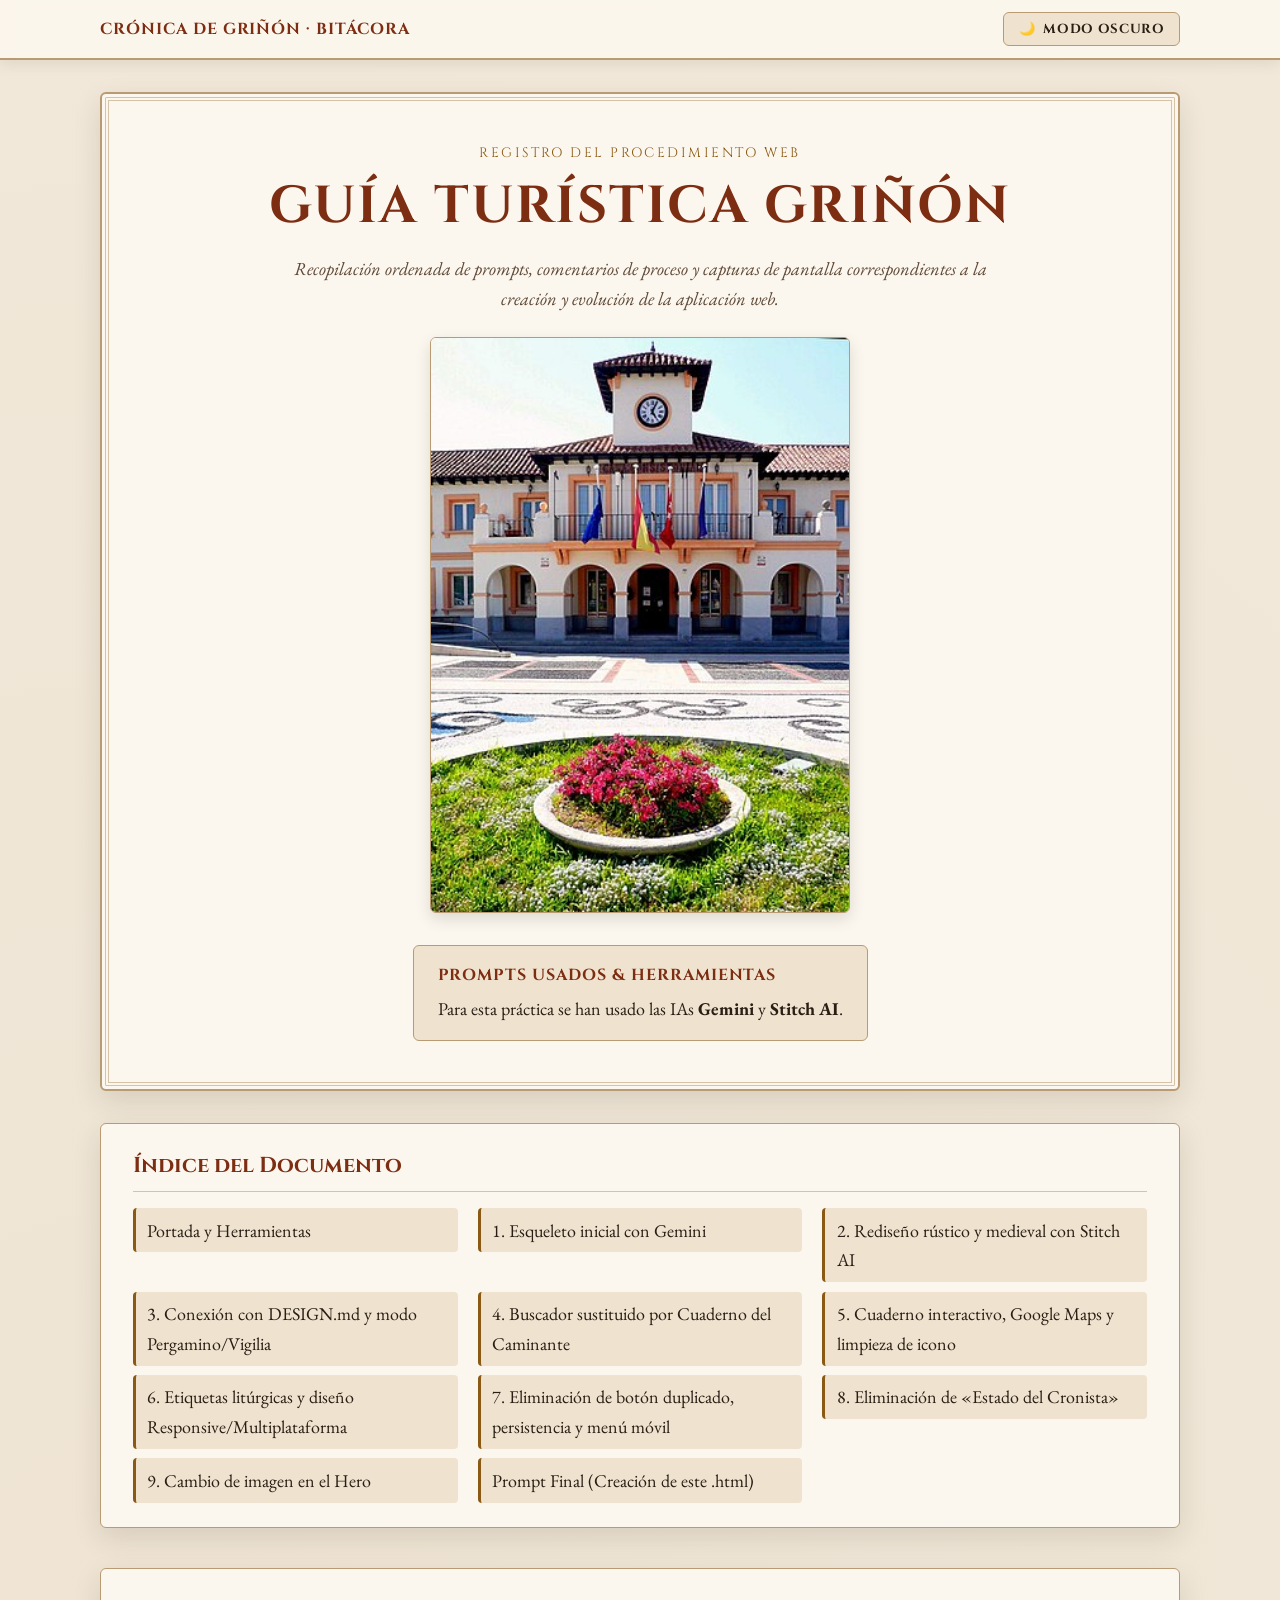
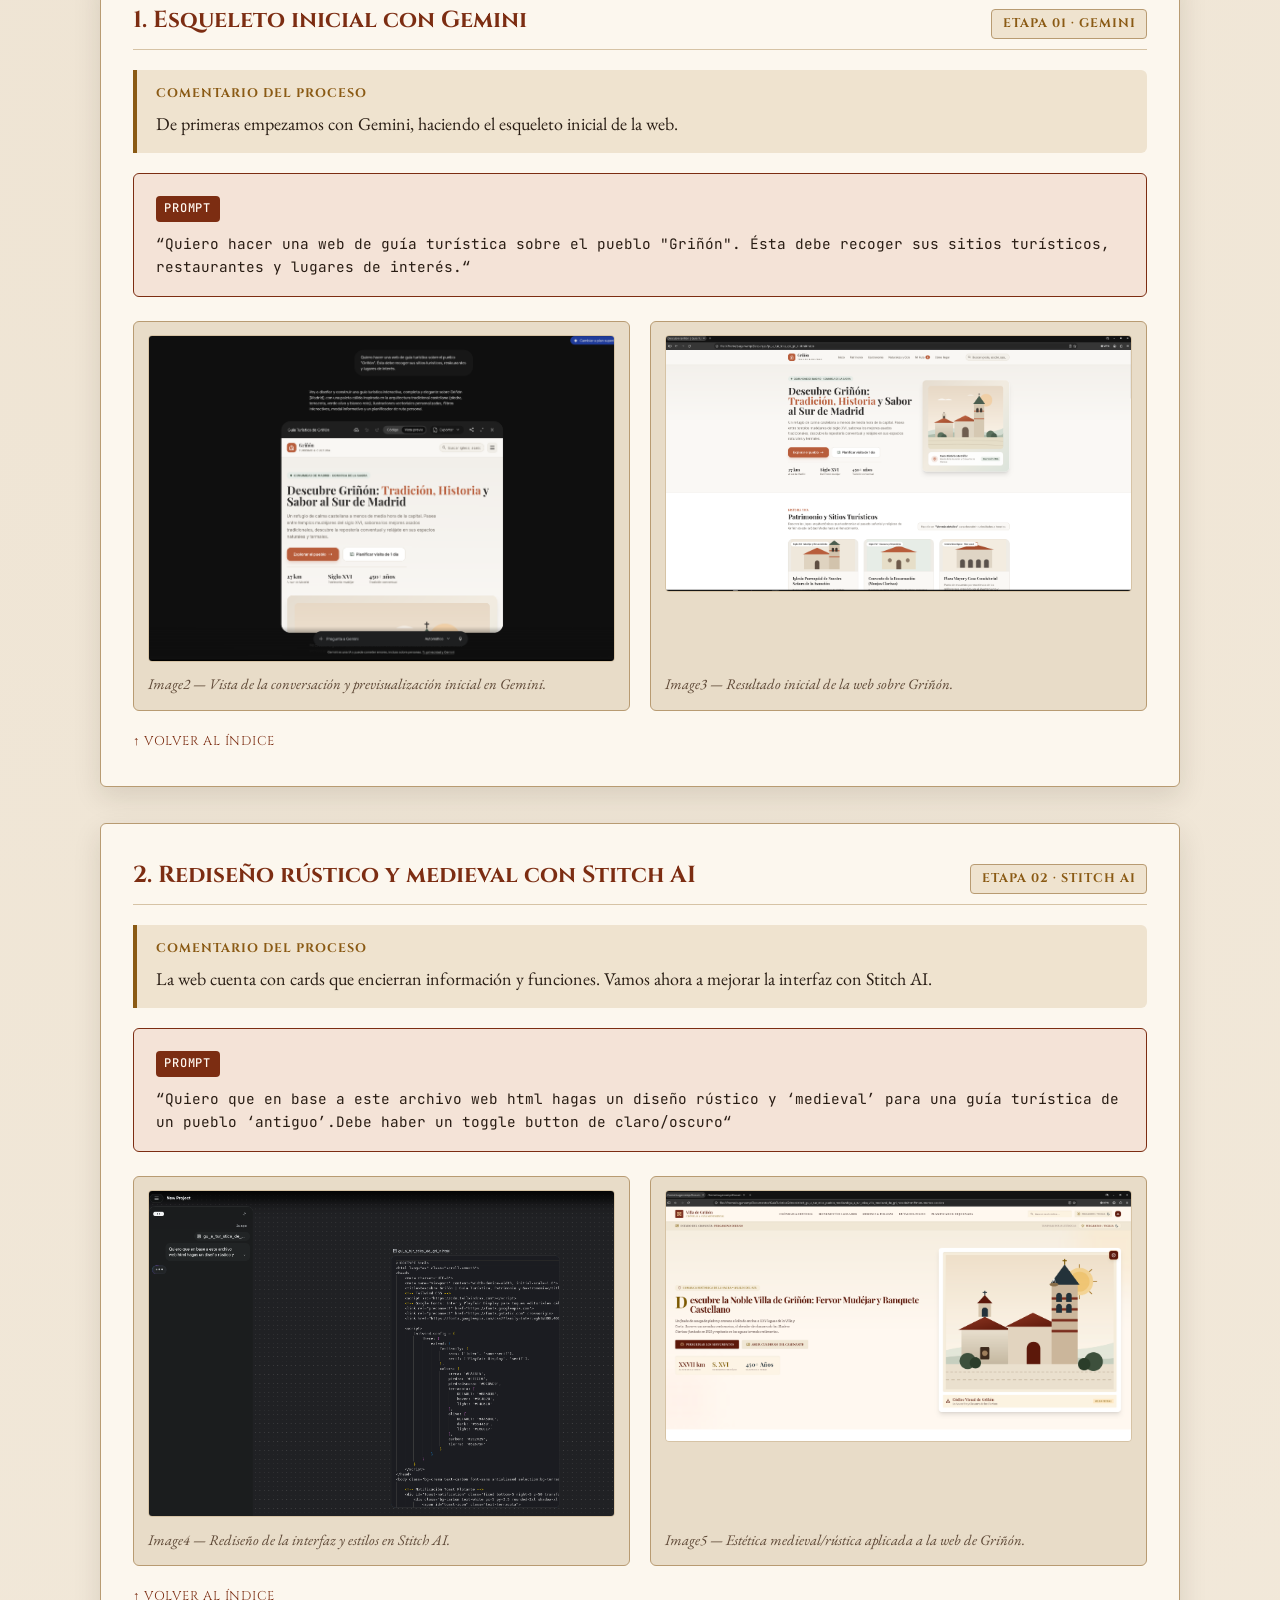
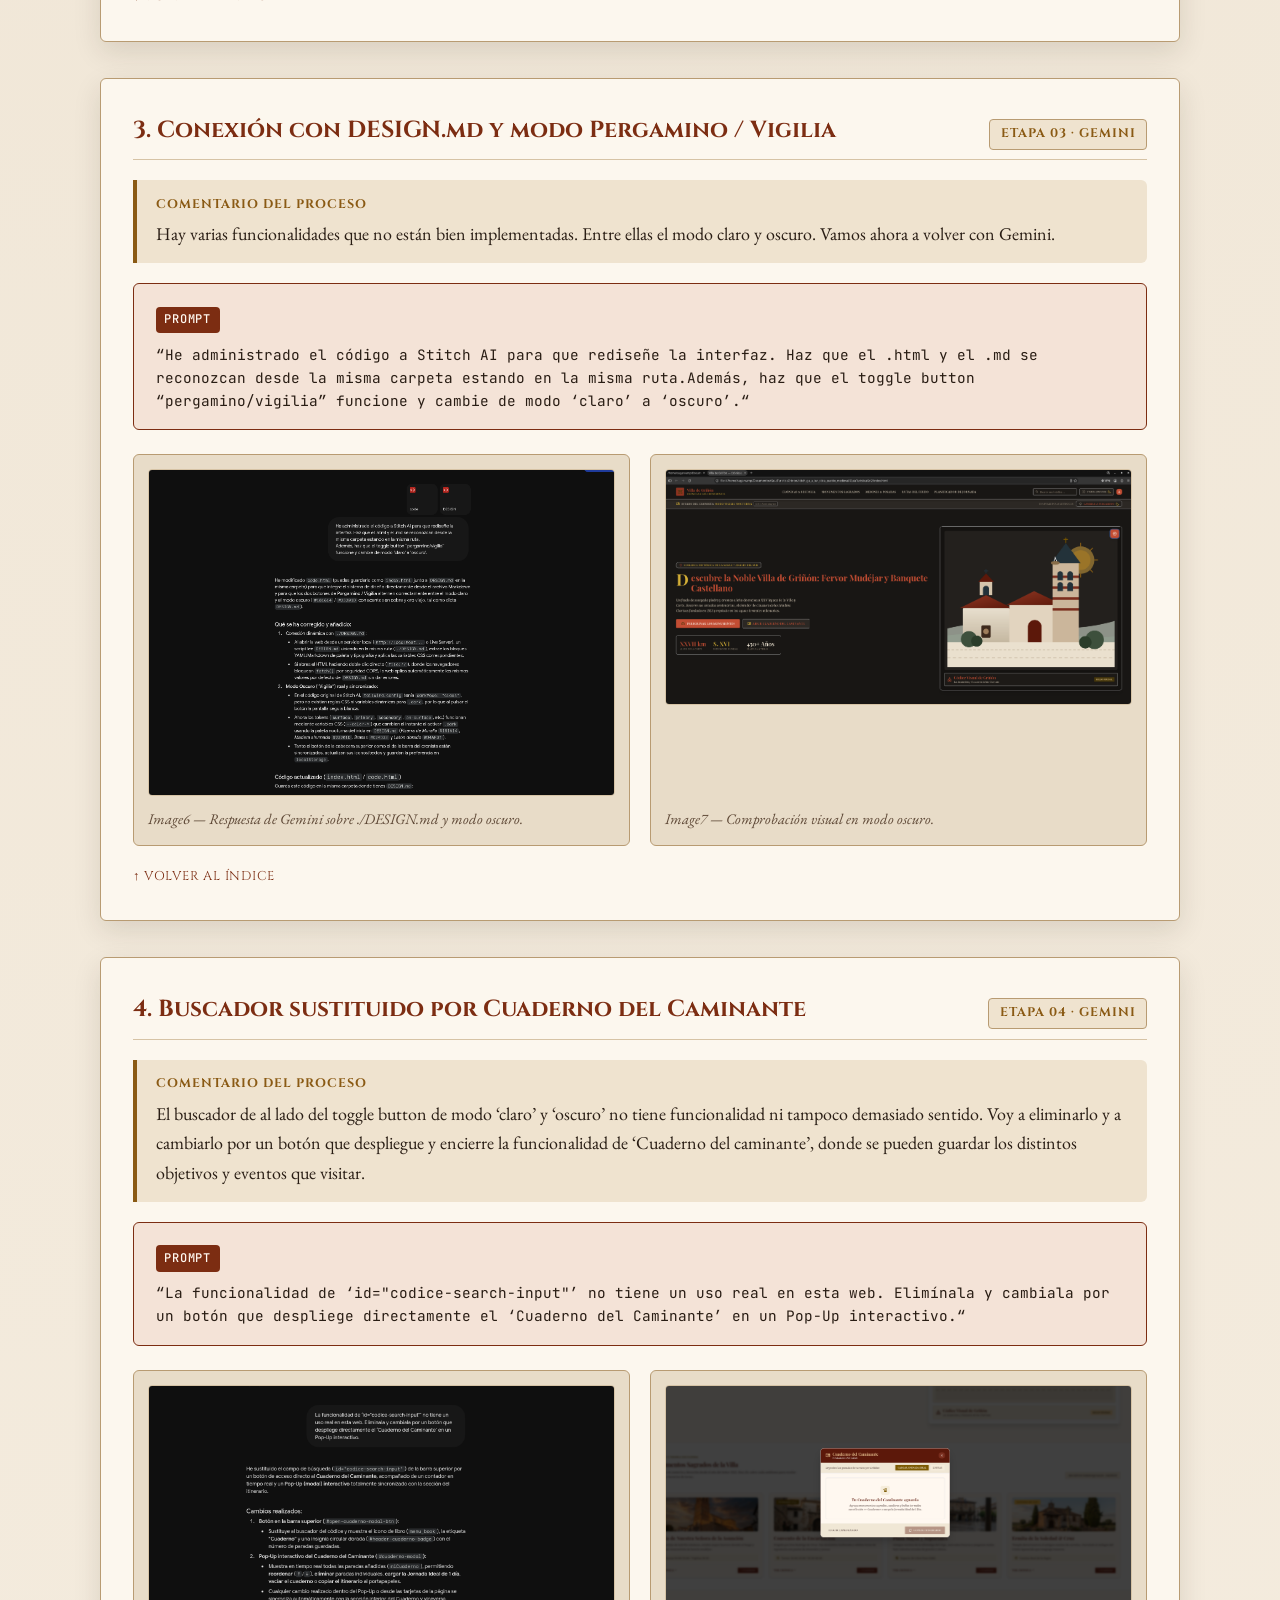
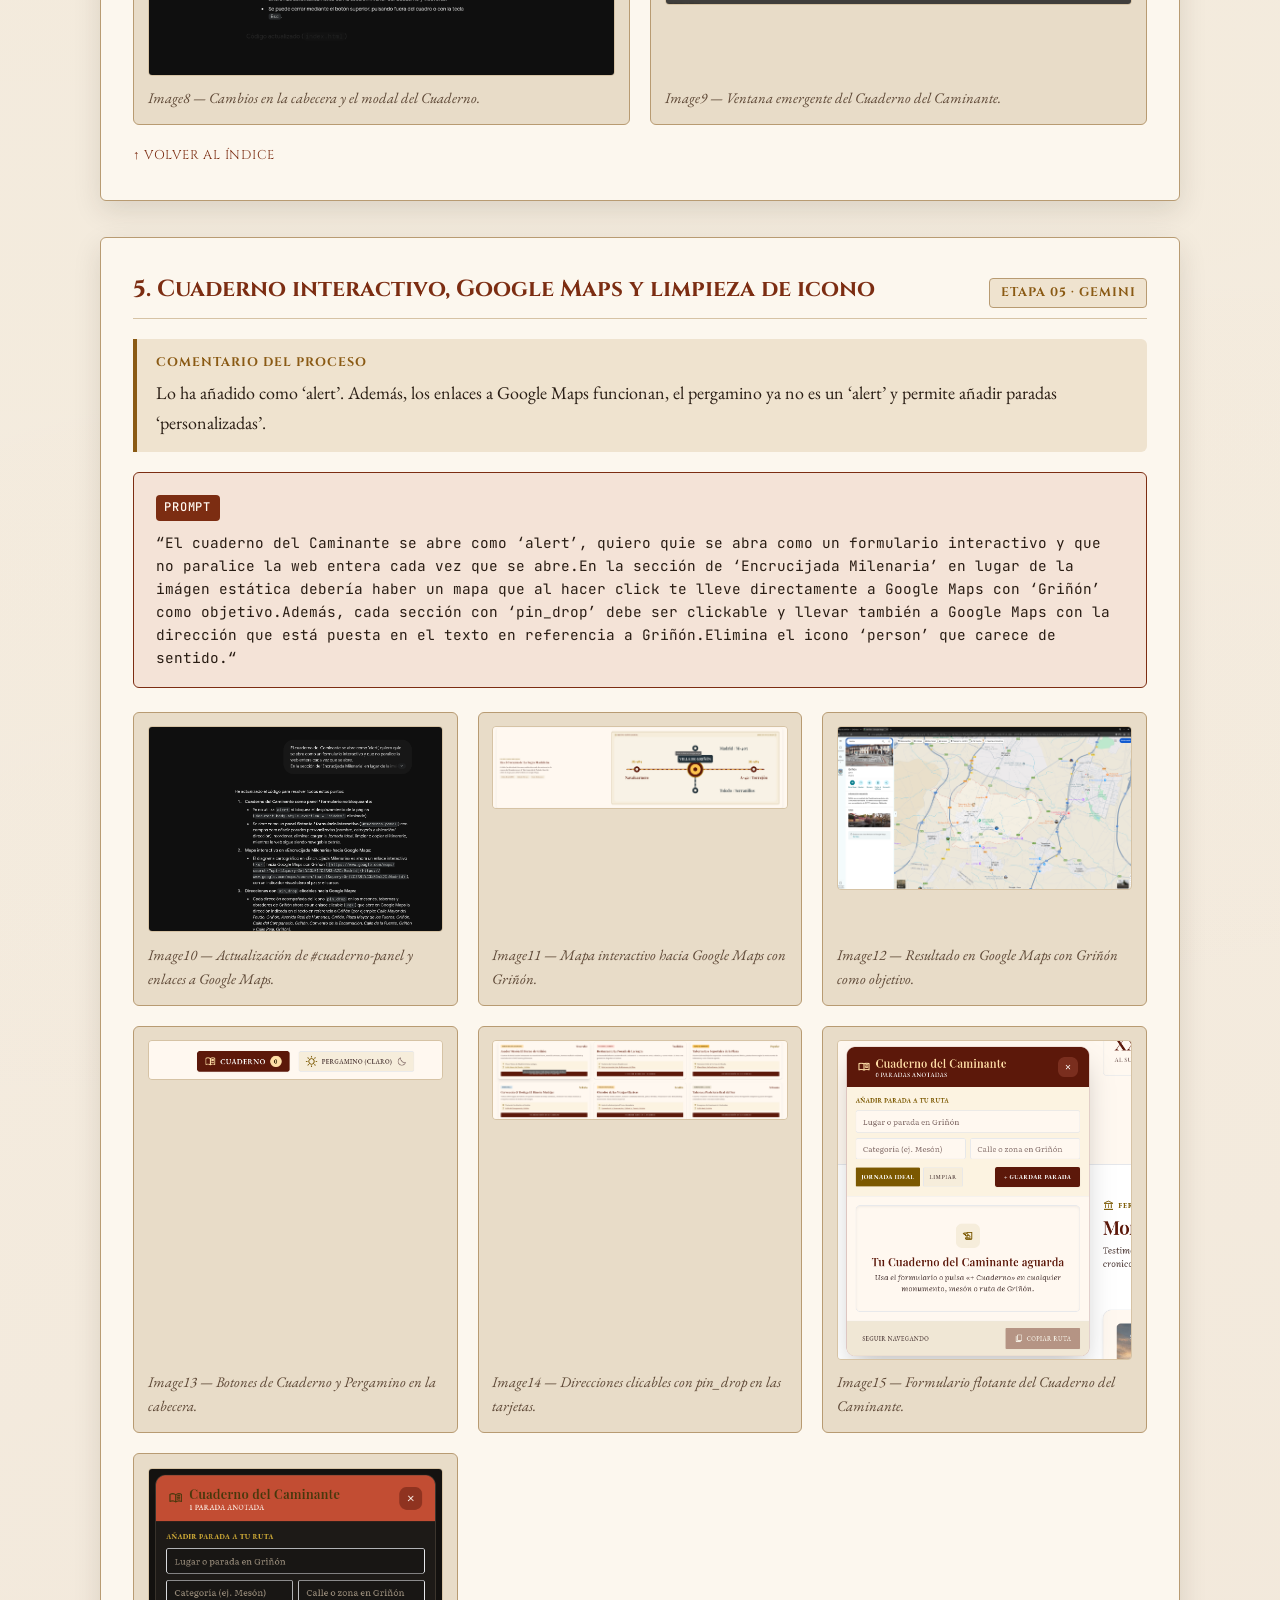
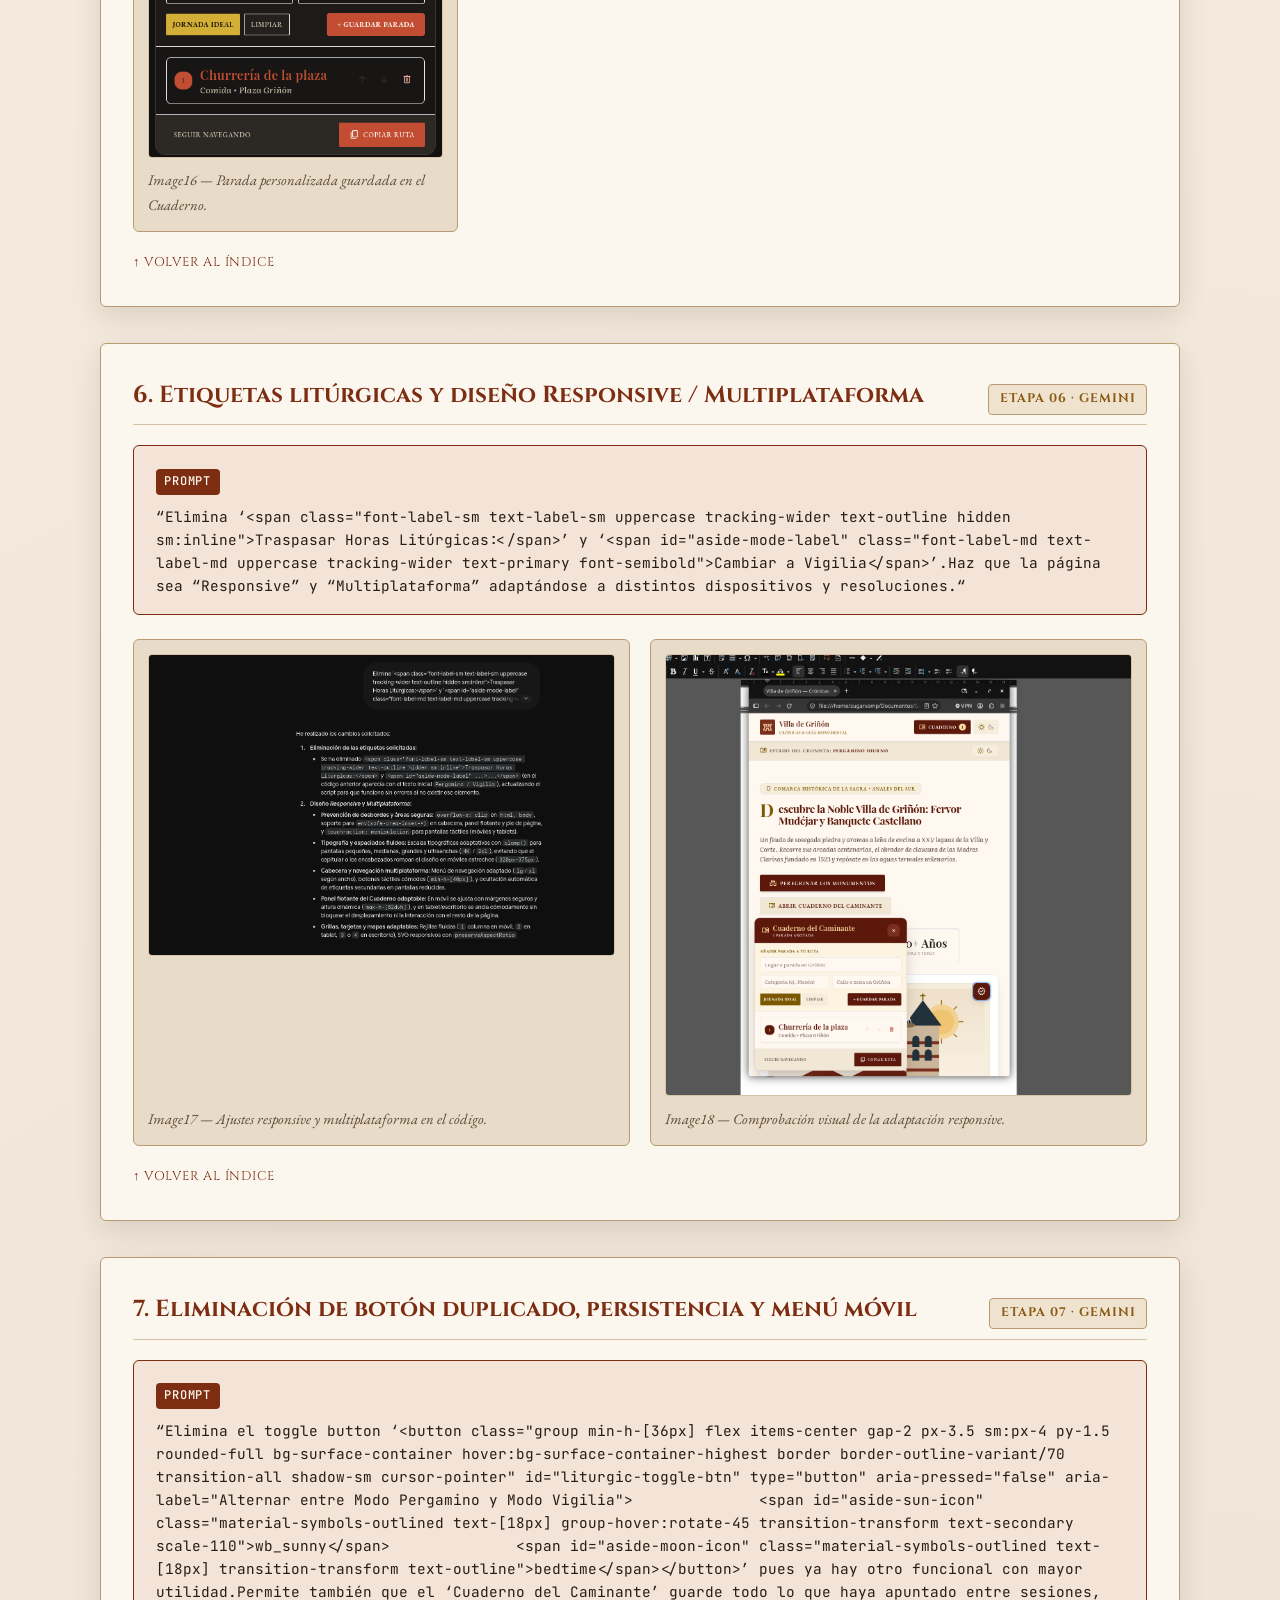
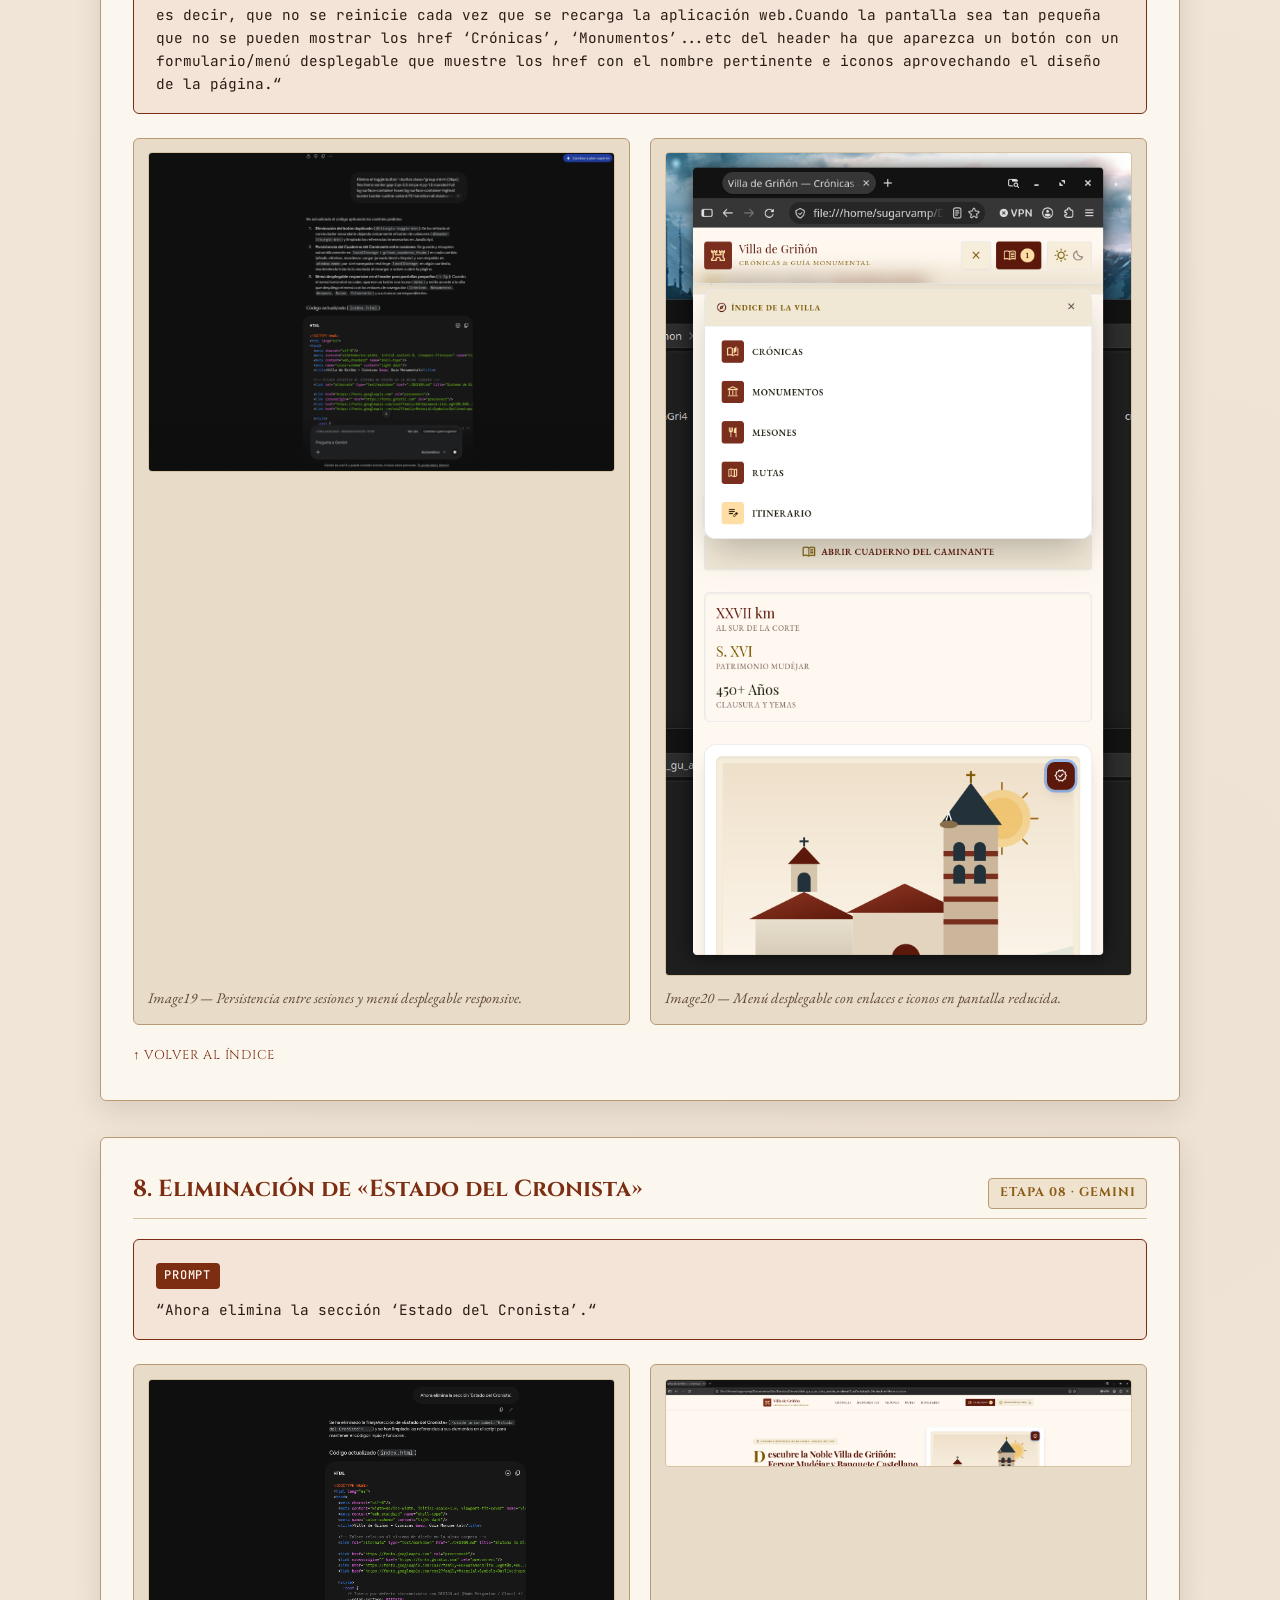
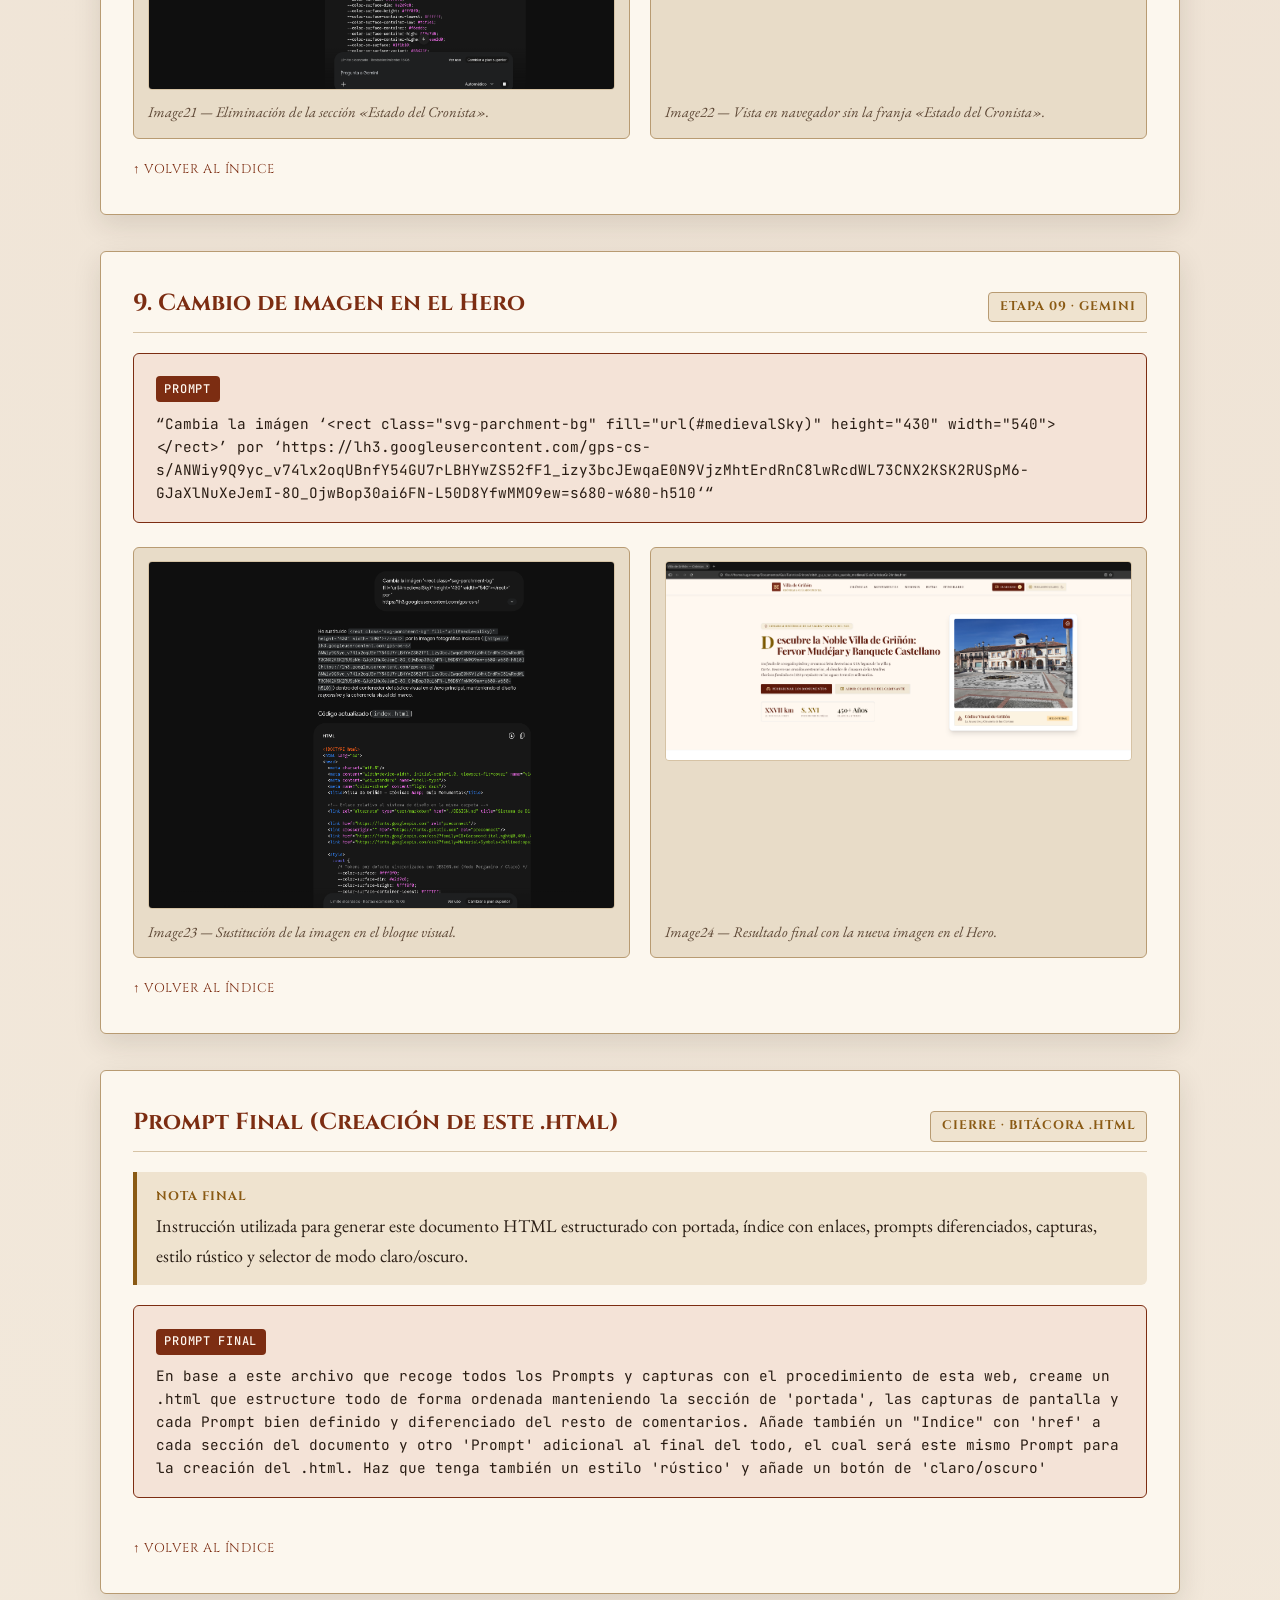
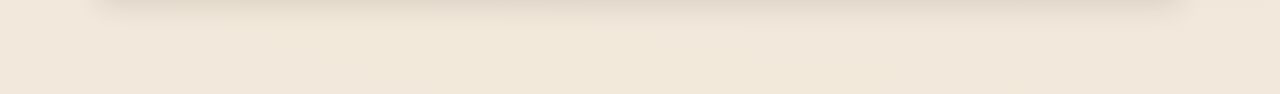
<file: DocumentacionGuiaTuristica/Documentacion.html>
<!DOCTYPE html>
<html lang="es">
<head>
  <meta charset="UTF-8" />
  <meta name="viewport" content="width=device-width, initial-scale=1.0" />
  <title>Bitácora de Desarrollo — Guía Turística de Griñón</title>
  <link rel="preconnect" href="https://fonts.googleapis.com" />
  <link rel="preconnect" href="https://fonts.gstatic.com" crossorigin />
  <link href="https://fonts.googleapis.com/css2?family=Cinzel:wght@600;700;800&family=EB+Garamond:ital,wght@0,400..700;1,400..700&family=JetBrains+Mono:wght@400;500&display=swap" rel="stylesheet" />

  <style>
    :root {
      --bg-page: #f5ede0;
      --bg-paper: #fcf7ee;
      --bg-elevated: #efe3cf;
      --bg-prompt: #f4e3d7;
      --bg-code: #e8dcc8;
      --text-main: #291d14;
      --text-muted: #5e4836;
      --accent-primary: #7c2d12;
      --accent-secondary: #8a5a14;
      --border-rustic: #b89b72;
      --border-subtle: #d6c3a5;
      --shadow-paper: 0 10px 28px rgba(41, 29, 20, 0.12);
    }

    html.dark {
      --bg-page: #16120e;
      --bg-paper: #201a15;
      --bg-elevated: #2b231c;
      --bg-prompt: #341d15;
      --bg-code: #17130f;
      --text-main: #f2e6d5;
      --text-muted: #c5b299;
      --accent-primary: #d96b43;
      --accent-secondary: #e0ac4b;
      --border-rustic: #6b5338;
      --border-subtle: #423426;
      --shadow-paper: 0 12px 32px rgba(0, 0, 0, 0.45);
    }

    * {
      box-sizing: border-box;
    }

    html {
      scroll-behavior: smooth;
    }

    body {
      margin: 0;
      padding: 0;
      font-family: "EB Garamond", Georgia, serif;
      font-size: 18px;
      line-height: 1.65;
      background-color: var(--bg-page);
      color: var(--text-main);
      background-image:
        radial-gradient(circle at 15% 15%, rgba(138, 90, 20, 0.06), transparent 45%),
        radial-gradient(circle at 85% 80%, rgba(124, 45, 18, 0.06), transparent 45%);
      transition: background-color 0.3s ease, color 0.3s ease;
    }

    /* Barra superior rústica */
    .topbar {
      position: sticky;
      top: 0;
      z-index: 40;
      background-color: color-mix(in srgb, var(--bg-paper) 92%, transparent);
      backdrop-filter: blur(8px);
      border-bottom: 2px solid var(--border-rustic);
      box-shadow: 0 4px 14px rgba(0, 0, 0, 0.08);
    }

    .topbar-inner {
      max-width: 1120px;
      margin: 0 auto;
      padding: 0.75rem 1.25rem;
      display: flex;
      align-items: center;
      justify-content: space-between;
      gap: 1rem;
      flex-wrap: wrap;
    }

    .brand {
      font-family: "Cinzel", Georgia, serif;
      font-weight: 700;
      font-size: 1rem;
      letter-spacing: 0.06em;
      color: var(--accent-primary);
      text-decoration: none;
      text-transform: uppercase;
    }

    .theme-toggle {
      display: inline-flex;
      align-items: center;
      gap: 0.5rem;
      padding: 0.45rem 0.9rem;
      border-radius: 6px;
      border: 1.5px solid var(--border-rustic);
      background-color: var(--bg-elevated);
      color: var(--text-main);
      font-family: "Cinzel", Georgia, serif;
      font-size: 0.82rem;
      font-weight: 700;
      letter-spacing: 0.05em;
      text-transform: uppercase;
      cursor: pointer;
      transition: transform 0.15s ease, background-color 0.25s ease, border-color 0.25s ease;
    }

    .theme-toggle:hover {
      transform: translateY(-1px);
      border-color: var(--accent-primary);
    }

    .container {
      max-width: 1120px;
      margin: 0 auto;
      padding: 2rem 1.25rem 4rem;
    }

    /* Portada */
    .portada {
      background-color: var(--bg-paper);
      border: 2px solid var(--border-rustic);
      outline: 4px double var(--border-subtle);
      outline-offset: -9px;
      border-radius: 6px;
      padding: 3rem 2rem;
      text-align: center;
      box-shadow: var(--shadow-paper);
      margin-bottom: 2rem;
    }

    .portada-kicker {
      font-family: "Cinzel", Georgia, serif;
      font-size: 0.85rem;
      letter-spacing: 0.18em;
      text-transform: uppercase;
      color: var(--accent-secondary);
      margin-bottom: 0.75rem;
    }

    .portada h1 {
      font-family: "Cinzel", Georgia, serif;
      font-size: clamp(2rem, 4.5vw, 3.25rem);
      line-height: 1.15;
      margin: 0 0 1rem;
      color: var(--accent-primary);
      letter-spacing: 0.04em;
    }

    .portada-sub {
      max-width: 720px;
      margin: 0 auto 1.5rem;
      color: var(--text-muted);
      font-style: italic;
      font-size: 1.15rem;
    }

    .portada-foto {
      max-width: 420px;
      width: 100%;
      height: auto;
      margin: 0 auto 1.5rem;
      display: block;
      border-radius: 6px;
      border: 1.5px solid var(--border-rustic);
      box-shadow: 0 6px 16px rgba(0, 0, 0, 0.12);
    }

    .tools-box {
      display: inline-block;
      text-align: left;
      background-color: var(--bg-elevated);
      border: 1px solid var(--border-rustic);
      border-radius: 6px;
      padding: 1rem 1.5rem;
      margin-top: 0.5rem;
    }

    .tools-box h2 {
      font-family: "Cinzel", Georgia, serif;
      font-size: 1rem;
      margin: 0 0 0.35rem;
      color: var(--accent-primary);
      text-transform: uppercase;
      letter-spacing: 0.06em;
    }

    .tools-box p {
      margin: 0;
    }

    /* Índice con href */
    .indice-box {
      background-color: var(--bg-paper);
      border: 1.5px solid var(--border-rustic);
      border-radius: 6px;
      padding: 1.5rem 2rem;
      box-shadow: var(--shadow-paper);
      margin-bottom: 2.5rem;
    }

    .indice-box h2 {
      font-family: "Cinzel", Georgia, serif;
      font-size: 1.35rem;
      margin: 0 0 1rem;
      color: var(--accent-primary);
      border-bottom: 1px solid var(--border-subtle);
      padding-bottom: 0.5rem;
    }

    .indice-list {
      list-style: none;
      margin: 0;
      padding: 0;
      display: grid;
      grid-template-columns: repeat(auto-fit, minmax(260px, 1fr));
      gap: 0.6rem 1.25rem;
    }

    .indice-list a {
      display: block;
      padding: 0.45rem 0.7rem;
      border-radius: 4px;
      color: var(--text-main);
      text-decoration: none;
      border-left: 3px solid var(--accent-secondary);
      background-color: var(--bg-elevated);
      transition: background-color 0.2s ease, color 0.2s ease, transform 0.15s ease;
    }

    .indice-list a:hover {
      background-color: var(--bg-prompt);
      color: var(--accent-primary);
      transform: translateX(3px);
    }

    /* Secciones de pasos / crónica */
    .step-section {
      background-color: var(--bg-paper);
      border: 1.5px solid var(--border-rustic);
      border-radius: 6px;
      padding: 2rem;
      box-shadow: var(--shadow-paper);
      margin-bottom: 2.25rem;
      scroll-margin-top: 4.5rem;
    }

    .step-header {
      display: flex;
      align-items: baseline;
      justify-content: space-between;
      gap: 1rem;
      border-bottom: 1.5px solid var(--border-subtle);
      padding-bottom: 0.6rem;
      margin-bottom: 1.25rem;
      flex-wrap: wrap;
    }

    .step-title {
      font-family: "Cinzel", Georgia, serif;
      font-size: 1.45rem;
      margin: 0;
      color: var(--accent-primary);
    }

    .step-tag {
      font-family: "Cinzel", Georgia, serif;
      font-size: 0.78rem;
      text-transform: uppercase;
      letter-spacing: 0.08em;
      padding: 0.25rem 0.65rem;
      border-radius: 4px;
      background-color: var(--bg-elevated);
      border: 1px solid var(--border-rustic);
      color: var(--accent-secondary);
      font-weight: 700;
    }

    /* Comentario diferenciado del Prompt */
    .comentario-nota {
      background-color: var(--bg-elevated);
      border-left: 4px solid var(--accent-secondary);
      padding: 0.9rem 1.2rem;
      border-radius: 0 6px 6px 0;
      margin: 1rem 0;
      color: var(--text-main);
    }

    .comentario-label {
      display: block;
      font-family: "Cinzel", Georgia, serif;
      font-size: 0.78rem;
      font-weight: 700;
      letter-spacing: 0.08em;
      text-transform: uppercase;
      color: var(--accent-secondary);
      margin-bottom: 0.25rem;
    }

    /* Bloque de Prompt bien definido y diferenciado */
    .prompt-card {
      background-color: var(--bg-prompt);
      border: 1.5px solid var(--accent-primary);
      border-radius: 6px;
      padding: 1.1rem 1.35rem;
      margin: 1.25rem 0;
      position: relative;
    }

    .prompt-badge {
      display: inline-block;
      font-family: "JetBrains Mono", monospace;
      font-size: 0.75rem;
      font-weight: 500;
      text-transform: uppercase;
      letter-spacing: 0.06em;
      background-color: var(--accent-primary);
      color: #fff8f0;
      padding: 0.2rem 0.55rem;
      border-radius: 4px;
      margin-bottom: 0.6rem;
    }

    .prompt-text {
      margin: 0;
      font-family: "JetBrains Mono", monospace;
      font-size: 0.9rem;
      line-height: 1.6;
      white-space: pre-wrap;
      word-break: break-word;
    }

    /* Capturas de pantalla */
    .captures-grid {
      display: grid;
      grid-template-columns: repeat(auto-fit, minmax(280px, 1fr));
      gap: 1.25rem;
      margin-top: 1.5rem;
    }

    .capture-frame {
      margin: 0;
      background-color: var(--bg-code);
      border: 1.5px solid var(--border-rustic);
      border-radius: 6px;
      padding: 0.85rem;
      display: flex;
      flex-direction: column;
      justify-content: space-between;
    }

    .capture-frame img {
      width: 100%;
      height: auto;
      border-radius: 4px;
      display: block;
      border: 1px solid var(--border-subtle);
    }

    .capture-frame figcaption {
      margin-top: 0.65rem;
      font-size: 0.92rem;
      color: var(--text-muted);
      font-style: italic;
    }

    .back-top {
      display: inline-block;
      margin-top: 1.25rem;
      font-family: "Cinzel", Georgia, serif;
      font-size: 0.8rem;
      text-transform: uppercase;
      letter-spacing: 0.06em;
      color: var(--accent-primary);
      text-decoration: none;
    }

    .back-top:hover {
      text-decoration: underline;
    }

    @media (max-width: 600px) {
      .portada {
        padding: 2rem 1.25rem;
      }
      .step-section {
        padding: 1.35rem;
      }
    }
  </style>
</head>
<body>
  <header class="topbar">
    <div class="topbar-inner">
      <a class="brand" href="#portada">Crónica de Griñón · Bitácora</a>
      <button id="theme-toggle-btn" class="theme-toggle" type="button" aria-pressed="false" aria-label="Cambiar entre modo claro y modo oscuro">
        <span id="theme-icon">🌙</span>
        <span id="theme-label">Modo Oscuro</span>
      </button>
    </div>
  </header>

  <main class="container">
    <!-- PORTADA -->
    <section id="portada" class="portada">
      <div class="portada-kicker">Registro del Procedimiento Web</div>
      <h1>GUÍA TURÍSTICA GRIÑÓN</h1>
      <p class="portada-sub">
        Recopilación ordenada de prompts, comentarios de proceso y capturas de pantalla correspondientes a la creación y evolución de la aplicación web.
      </p>

      <img class="portada-foto" src="./Image1.png" alt="Portada — Imagen 1 del documento" />

      <div class="tools-box">
        <h2>Prompts Usados &amp; Herramientas</h2>
        <p>Para esta práctica se han usado las IAs <strong>Gemini</strong> y <strong>Stitch AI</strong>.</p>
      </div>
    </section>

    <!-- ÍNDICE -->
    <nav id="indice" class="indice-box" aria-label="Índice de secciones">
      <h2>Índice del Documento</h2>
      <ul class="indice-list">
        <li><a href="#portada">Portada y Herramientas</a></li>
        <li><a href="#paso-1">1. Esqueleto inicial con Gemini</a></li>
        <li><a href="#paso-2">2. Rediseño rústico y medieval con Stitch AI</a></li>
        <li><a href="#paso-3">3. Conexión con DESIGN.md y modo Pergamino/Vigilia</a></li>
        <li><a href="#paso-4">4. Buscador sustituido por Cuaderno del Caminante</a></li>
        <li><a href="#paso-5">5. Cuaderno interactivo, Google Maps y limpieza de icono</a></li>
        <li><a href="#paso-6">6. Etiquetas litúrgicas y diseño Responsive/Multiplataforma</a></li>
        <li><a href="#paso-7">7. Eliminación de botón duplicado, persistencia y menú móvil</a></li>
        <li><a href="#paso-8">8. Eliminación de «Estado del Cronista»</a></li>
        <li><a href="#paso-9">9. Cambio de imagen en el Hero</a></li>
        <li><a href="#prompt-final">Prompt Final (Creación de este .html)</a></li>
      </ul>
    </nav>

    <!-- PASO 1 -->
    <section id="paso-1" class="step-section">
      <div class="step-header">
        <h2 class="step-title">1. Esqueleto inicial con Gemini</h2>
        <span class="step-tag">Etapa 01 · Gemini</span>
      </div>

      <div class="comentario-nota">
        <span class="comentario-label">Comentario del proceso</span>
        De primeras empezamos con Gemini, haciendo el esqueleto inicial de la web.
      </div>

      <div class="prompt-card">
        <span class="prompt-badge">Prompt</span>
        <p class="prompt-text">“Quiero hacer una web de guía turística sobre el pueblo "Griñón". Ésta debe recoger sus sitios turísticos, restaurantes y lugares de interés.“</p>
      </div>

      <div class="captures-grid">
        <figure class="capture-frame">
          <img src="./Image2.png" alt="Captura 2 — Respuesta inicial en Gemini" />
          <figcaption>Image2 — Vista de la conversación y previsualización inicial en Gemini.</figcaption>
        </figure>
        <figure class="capture-frame">
          <img src="./Image3.png" alt="Captura 3 — Primera versión de la web" />
          <figcaption>Image3 — Resultado inicial de la web sobre Griñón.</figcaption>
        </figure>
      </div>

      <a class="back-top" href="#indice">↑ Volver al índice</a>
    </section>

    <!-- PASO 2 -->
    <section id="paso-2" class="step-section">
      <div class="step-header">
        <h2 class="step-title">2. Rediseño rústico y medieval con Stitch AI</h2>
        <span class="step-tag">Etapa 02 · Stitch AI</span>
      </div>

      <div class="comentario-nota">
        <span class="comentario-label">Comentario del proceso</span>
        La web cuenta con cards que encierran información y funciones. Vamos ahora a mejorar la interfaz con Stitch AI.
      </div>

      <div class="prompt-card">
        <span class="prompt-badge">Prompt</span>
        <p class="prompt-text">“Quiero que en base a este archivo web html hagas un diseño rústico y ‘medieval’ para una guía turística de un pueblo ‘antiguo’.Debe haber un toggle button de claro/oscuro“</p>
      </div>

      <div class="captures-grid">
        <figure class="capture-frame">
          <img src="./Image4.png" alt="Captura 4 — Proyecto en Stitch AI" />
          <figcaption>Image4 — Rediseño de la interfaz y estilos en Stitch AI.</figcaption>
        </figure>
        <figure class="capture-frame">
          <img src="./Image5.png" alt="Captura 5 — Interfaz Villa de Griñón" />
          <figcaption>Image5 — Estética medieval/rústica aplicada a la web de Griñón.</figcaption>
        </figure>
      </div>

      <a class="back-top" href="#indice">↑ Volver al índice</a>
    </section>

    <!-- PASO 3 -->
    <section id="paso-3" class="step-section">
      <div class="step-header">
        <h2 class="step-title">3. Conexión con DESIGN.md y modo Pergamino / Vigilia</h2>
        <span class="step-tag">Etapa 03 · Gemini</span>
      </div>

      <div class="comentario-nota">
        <span class="comentario-label">Comentario del proceso</span>
        Hay varias funcionalidades que no están bien implementadas. Entre ellas el modo claro y oscuro. Vamos ahora a volver con Gemini.
      </div>

      <div class="prompt-card">
        <span class="prompt-badge">Prompt</span>
        <p class="prompt-text">“He administrado el código a Stitch AI para que rediseñe la interfaz. Haz que el .html y el .md se reconozcan desde la misma carpeta estando en la misma ruta.Además, haz que el toggle button “pergamino/vigilia” funcione y cambie de modo ‘claro’ a ‘oscuro’.“</p>
      </div>

      <div class="captures-grid">
        <figure class="capture-frame">
          <img src="./Image6.png" alt="Captura 6 — Integración de DESIGN.md y Modo Vigilia" />
          <figcaption>Image6 — Respuesta de Gemini sobre ./DESIGN.md y modo oscuro.</figcaption>
        </figure>
        <figure class="capture-frame">
          <img src="./Image7.png" alt="Captura 7 — Vista en Modo Vigilia (Oscuro)" />
          <figcaption>Image7 — Comprobación visual en modo oscuro.</figcaption>
        </figure>
      </div>

      <a class="back-top" href="#indice">↑ Volver al índice</a>
    </section>

    <!-- PASO 4 -->
    <section id="paso-4" class="step-section">
      <div class="step-header">
        <h2 class="step-title">4. Buscador sustituido por Cuaderno del Caminante</h2>
        <span class="step-tag">Etapa 04 · Gemini</span>
      </div>

      <div class="comentario-nota">
        <span class="comentario-label">Comentario del proceso</span>
        El buscador de al lado del toggle button de modo ‘claro’ y ‘oscuro’ no tiene funcionalidad ni tampoco demasiado sentido. Voy a eliminarlo y a cambiarlo por un botón que despliegue y encierre la funcionalidad de ‘Cuaderno del caminante’, donde se pueden guardar los distintos objetivos y eventos que visitar.
      </div>

      <div class="prompt-card">
        <span class="prompt-badge">Prompt</span>
        <p class="prompt-text">“La funcionalidad de ‘id="codice-search-input"’ no tiene un uso real en esta web. Elimínala y cambiala por un botón que despliege directamente el ‘Cuaderno del Caminante’ en un Pop-Up interactivo.“</p>
      </div>

      <div class="captures-grid">
        <figure class="capture-frame">
          <img src="./Image8.png" alt="Captura 8 — Cambios realizados en el código" />
          <figcaption>Image8 — Cambios en la cabecera y el modal del Cuaderno.</figcaption>
        </figure>
        <figure class="capture-frame">
          <img src="./Image9.png" alt="Captura 9 — Pop-Up del Cuaderno del Caminante" />
          <figcaption>Image9 — Ventana emergente del Cuaderno del Caminante.</figcaption>
        </figure>
      </div>

      <a class="back-top" href="#indice">↑ Volver al índice</a>
    </section>

    <!-- PASO 5 -->
    <section id="paso-5" class="step-section">
      <div class="step-header">
        <h2 class="step-title">5. Cuaderno interactivo, Google Maps y limpieza de icono</h2>
        <span class="step-tag">Etapa 05 · Gemini</span>
      </div>

      <div class="comentario-nota">
        <span class="comentario-label">Comentario del proceso</span>
        Lo ha añadido como ‘alert’. Además, los enlaces a Google Maps funcionan, el pergamino ya no es un ‘alert’ y permite añadir paradas ‘personalizadas’.
      </div>

      <div class="prompt-card">
        <span class="prompt-badge">Prompt</span>
        <p class="prompt-text">“El cuaderno del Caminante se abre como ‘alert’, quiero quie se abra como un formulario interactivo y que no paralice la web entera cada vez que se abre.En la sección de ‘Encrucijada Milenaria’ en lugar de la imágen estática debería haber un mapa que al hacer click te lleve directamente a Google Maps con ‘Griñón’ como objetivo.Además, cada sección con ‘pin_drop’ debe ser clickable y llevar también a Google Maps con la dirección que está puesta en el texto en referencia a Griñón.Elimina el icono ‘person’ que carece de sentido.“</p>
      </div>

      <div class="captures-grid">
        <figure class="capture-frame">
          <img src="./Image10.png" alt="Captura 10 — Actualización del panel y Google Maps" />
          <figcaption>Image10 — Actualización de #cuaderno-panel y enlaces a Google Maps.</figcaption>
        </figure>
        <figure class="capture-frame">
          <img src="./Image11.png" alt="Captura 11 — Mapa Encrucijada Milenaria" />
          <figcaption>Image11 — Mapa interactivo hacia Google Maps con Griñón.</figcaption>
        </figure>
        <figure class="capture-frame">
          <img src="./Image12.png" alt="Captura 12 — Vista abierta en Google Maps" />
          <figcaption>Image12 — Resultado en Google Maps con Griñón como objetivo.</figcaption>
        </figure>
        <figure class="capture-frame">
          <img src="./Image13.png" alt="Captura 13 — Botones de cabecera" />
          <figcaption>Image13 — Botones de Cuaderno y Pergamino en la cabecera.</figcaption>
        </figure>
        <figure class="capture-frame">
          <img src="./Image14.png" alt="Captura 14 — Tarjetas de mesones con pin_drop" />
          <figcaption>Image14 — Direcciones clicables con pin_drop en las tarjetas.</figcaption>
        </figure>
        <figure class="capture-frame">
          <img src="./Image15.png" alt="Captura 15 — Panel inicial del Cuaderno" />
          <figcaption>Image15 — Formulario flotante del Cuaderno del Caminante.</figcaption>
        </figure>
        <figure class="capture-frame">
          <img src="./Image16.png" alt="Captura 16 — Parada personalizada añadida" />
          <figcaption>Image16 — Parada personalizada guardada en el Cuaderno.</figcaption>
        </figure>
      </div>

      <a class="back-top" href="#indice">↑ Volver al índice</a>
    </section>

    <!-- PASO 6 -->
    <section id="paso-6" class="step-section">
      <div class="step-header">
        <h2 class="step-title">6. Etiquetas litúrgicas y diseño Responsive / Multiplataforma</h2>
        <span class="step-tag">Etapa 06 · Gemini</span>
      </div>

      <div class="prompt-card">
        <span class="prompt-badge">Prompt</span>
        <p class="prompt-text">“Elimina ‘&lt;span class="font-label-sm text-label-sm uppercase tracking-wider text-outline hidden sm:inline"&gt;Traspasar Horas Litúrgicas:&lt;/span&gt;’ y ‘&lt;span id="aside-mode-label" class="font-label-md text-label-md uppercase tracking-wider text-primary font-semibold"&gt;Cambiar a Vigilia&lt;/span&gt;’.Haz que la página sea “Responsive” y “Multiplataforma” adaptándose a distintos dispositivos y resoluciones.“</p>
      </div>

      <div class="captures-grid">
        <figure class="capture-frame">
          <img src="./Image17.png" alt="Captura 17 — Cambios responsive y etiquetas" />
          <figcaption>Image17 — Ajustes responsive y multiplataforma en el código.</figcaption>
        </figure>
        <figure class="capture-frame">
          <img src="./Image18.png" alt="Captura 18 — Vista con panel flotante" />
          <figcaption>Image18 — Comprobación visual de la adaptación responsive.</figcaption>
        </figure>
      </div>

      <a class="back-top" href="#indice">↑ Volver al índice</a>
    </section>

    <!-- PASO 7 -->
    <section id="paso-7" class="step-section">
      <div class="step-header">
        <h2 class="step-title">7. Eliminación de botón duplicado, persistencia y menú móvil</h2>
        <span class="step-tag">Etapa 07 · Gemini</span>
      </div>

      <div class="prompt-card">
        <span class="prompt-badge">Prompt</span>
        <p class="prompt-text">“Elimina el toggle button ‘&lt;button class="group min-h-[36px] flex items-center gap-2 px-3.5 sm:px-4 py-1.5 rounded-full bg-surface-container hover:bg-surface-container-highest border border-outline-variant/70 transition-all shadow-sm cursor-pointer" id="liturgic-toggle-btn" type="button" aria-pressed="false" aria-label="Alternar entre Modo Pergamino y Modo Vigilia"&gt;              &lt;span id="aside-sun-icon" class="material-symbols-outlined text-[18px] group-hover:rotate-45 transition-transform text-secondary scale-110"&gt;wb_sunny&lt;/span&gt;              &lt;span id="aside-moon-icon" class="material-symbols-outlined text-[18px] transition-transform text-outline"&gt;bedtime&lt;/span&gt;&lt;/button&gt;’ pues ya hay otro funcional con mayor utilidad.Permite también que el ‘Cuaderno del Caminante’ guarde todo lo que haya apuntado entre sesiones, es decir, que no se reinicie cada vez que se recarga la aplicación web.Cuando la pantalla sea tan pequeña que no se pueden mostrar los href ‘Crónicas’, ‘Monumentos’...etc del header ha que aparezca un botón con un formulario/menú desplegable que muestre los href con el nombre pertinente e iconos aprovechando el diseño de la página.“</p>
      </div>

      <div class="captures-grid">
        <figure class="capture-frame">
          <img src="./Image19.png" alt="Captura 19 — Persistencia y menú desplegable" />
          <figcaption>Image19 — Persistencia entre sesiones y menú desplegable responsive.</figcaption>
        </figure>
        <figure class="capture-frame">
          <img src="./Image20.png" alt="Captura 20 — Menú Índice de la Villa en pantalla estrecha" />
          <figcaption>Image20 — Menú desplegable con enlaces e iconos en pantalla reducida.</figcaption>
        </figure>
      </div>

      <a class="back-top" href="#indice">↑ Volver al índice</a>
    </section>

    <!-- PASO 8 -->
    <section id="paso-8" class="step-section">
      <div class="step-header">
        <h2 class="step-title">8. Eliminación de «Estado del Cronista»</h2>
        <span class="step-tag">Etapa 08 · Gemini</span>
      </div>

      <div class="prompt-card">
        <span class="prompt-badge">Prompt</span>
        <p class="prompt-text">“Ahora elimina la sección ‘Estado del Cronista’.“</p>
      </div>

      <div class="captures-grid">
        <figure class="capture-frame">
          <img src="./Image21.png" alt="Captura 21 — Código actualizado sin Estado del Cronista" />
          <figcaption>Image21 — Eliminación de la sección «Estado del Cronista».</figcaption>
        </figure>
        <figure class="capture-frame">
          <img src="./Image22.png" alt="Captura 22 — Cabecera limpia en navegador" />
          <figcaption>Image22 — Vista en navegador sin la franja «Estado del Cronista».</figcaption>
        </figure>
      </div>

      <a class="back-top" href="#indice">↑ Volver al índice</a>
    </section>

    <!-- PASO 9 -->
    <section id="paso-9" class="step-section">
      <div class="step-header">
        <h2 class="step-title">9. Cambio de imagen en el Hero</h2>
        <span class="step-tag">Etapa 09 · Gemini</span>
      </div>

      <div class="prompt-card">
        <span class="prompt-badge">Prompt</span>
        <p class="prompt-text">“Cambia la imágen ‘&lt;rect class="svg-parchment-bg" fill="url(#medievalSky)" height="430" width="540"&gt;&lt;/rect&gt;’ por ‘https://lh3.googleusercontent.com/gps-cs-s/ANWiy9Q9yc_v74lx2oqUBnfY54GU7rLBHYwZS52fF1_izy3bcJEwqaE0N9VjzMhtErdRnC8lwRcdWL73CNX2KSK2RUSpM6-GJaXlNuXeJemI-8O_OjwBop30ai6FN-L50D8YfwMMO9ew=s680-w680-h510‘“</p>
      </div>

      <div class="captures-grid">
        <figure class="capture-frame">
          <img src="./Image23.png" alt="Captura 23 — Sustitución de imagen en el código" />
          <figcaption>Image23 — Sustitución de la imagen en el bloque visual.</figcaption>
        </figure>
        <figure class="capture-frame">
          <img src="./Image24.png" alt="Captura 24 — Vista final de la portada de la web" />
          <figcaption>Image24 — Resultado final con la nueva imagen en el Hero.</figcaption>
        </figure>
      </div>

      <a class="back-top" href="#indice">↑ Volver al índice</a>
    </section>

    <!-- PROMPT FINAL -->
    <section id="prompt-final" class="step-section">
      <div class="step-header">
        <h2 class="step-title">Prompt Final (Creación de este .html)</h2>
        <span class="step-tag">Cierre · Bitácora .html</span>
      </div>

      <div class="comentario-nota">
        <span class="comentario-label">Nota final</span>
        Instrucción utilizada para generar este documento HTML estructurado con portada, índice con enlaces, prompts diferenciados, capturas, estilo rústico y selector de modo claro/oscuro.
      </div>

      <div class="prompt-card">
        <span class="prompt-badge">Prompt Final</span>
        <p class="prompt-text">En base a este archivo que recoge todos los Prompts y capturas con el procedimiento de esta web, creame un .html que estructure todo de forma ordenada manteniendo la sección de 'portada', las capturas de pantalla y cada Prompt bien definido y diferenciado del resto de comentarios. Añade también un "Indice" con 'href' a cada sección del documento y otro 'Prompt' adicional al final del todo, el cual será este mismo Prompt para la creación del .html. Haz que tenga también un estilo 'rústico' y añade un botón de 'claro/oscuro'</p>
      </div>

      <a class="back-top" href="#indice">↑ Volver al índice</a>
    </section>
  </main>

  <script>
    (function () {
      const STORAGE_KEY = "bitacora_grinon_theme";
      const root = document.documentElement;
      const toggleBtn = document.getElementById("theme-toggle-btn");
      const themeIcon = document.getElementById("theme-icon");
      const themeLabel = document.getElementById("theme-label");

      function applyTheme(isDark) {
        root.classList.toggle("dark", isDark);
        if (toggleBtn) {
          toggleBtn.setAttribute("aria-pressed", String(isDark));
        }
        if (themeIcon) {
          themeIcon.textContent = isDark ? "☀️" : "🌙";
        }
        if (themeLabel) {
          themeLabel.textContent = isDark ? "Modo Claro" : "Modo Oscuro";
        }
        try {
          localStorage.setItem(STORAGE_KEY, isDark ? "dark" : "light");
        } catch (e) {}
      }

      let savedDark = false;
      try {
        savedDark = localStorage.getItem(STORAGE_KEY) === "dark";
      } catch (e) {}
      applyTheme(savedDark);

      if (toggleBtn) {
        toggleBtn.addEventListener("click", function () {
          const isCurrentlyDark = root.classList.contains("dark");
          applyTheme(!isCurrentlyDark);
        });
      }
    })();
  </script>
</body>
</html>
</file>
